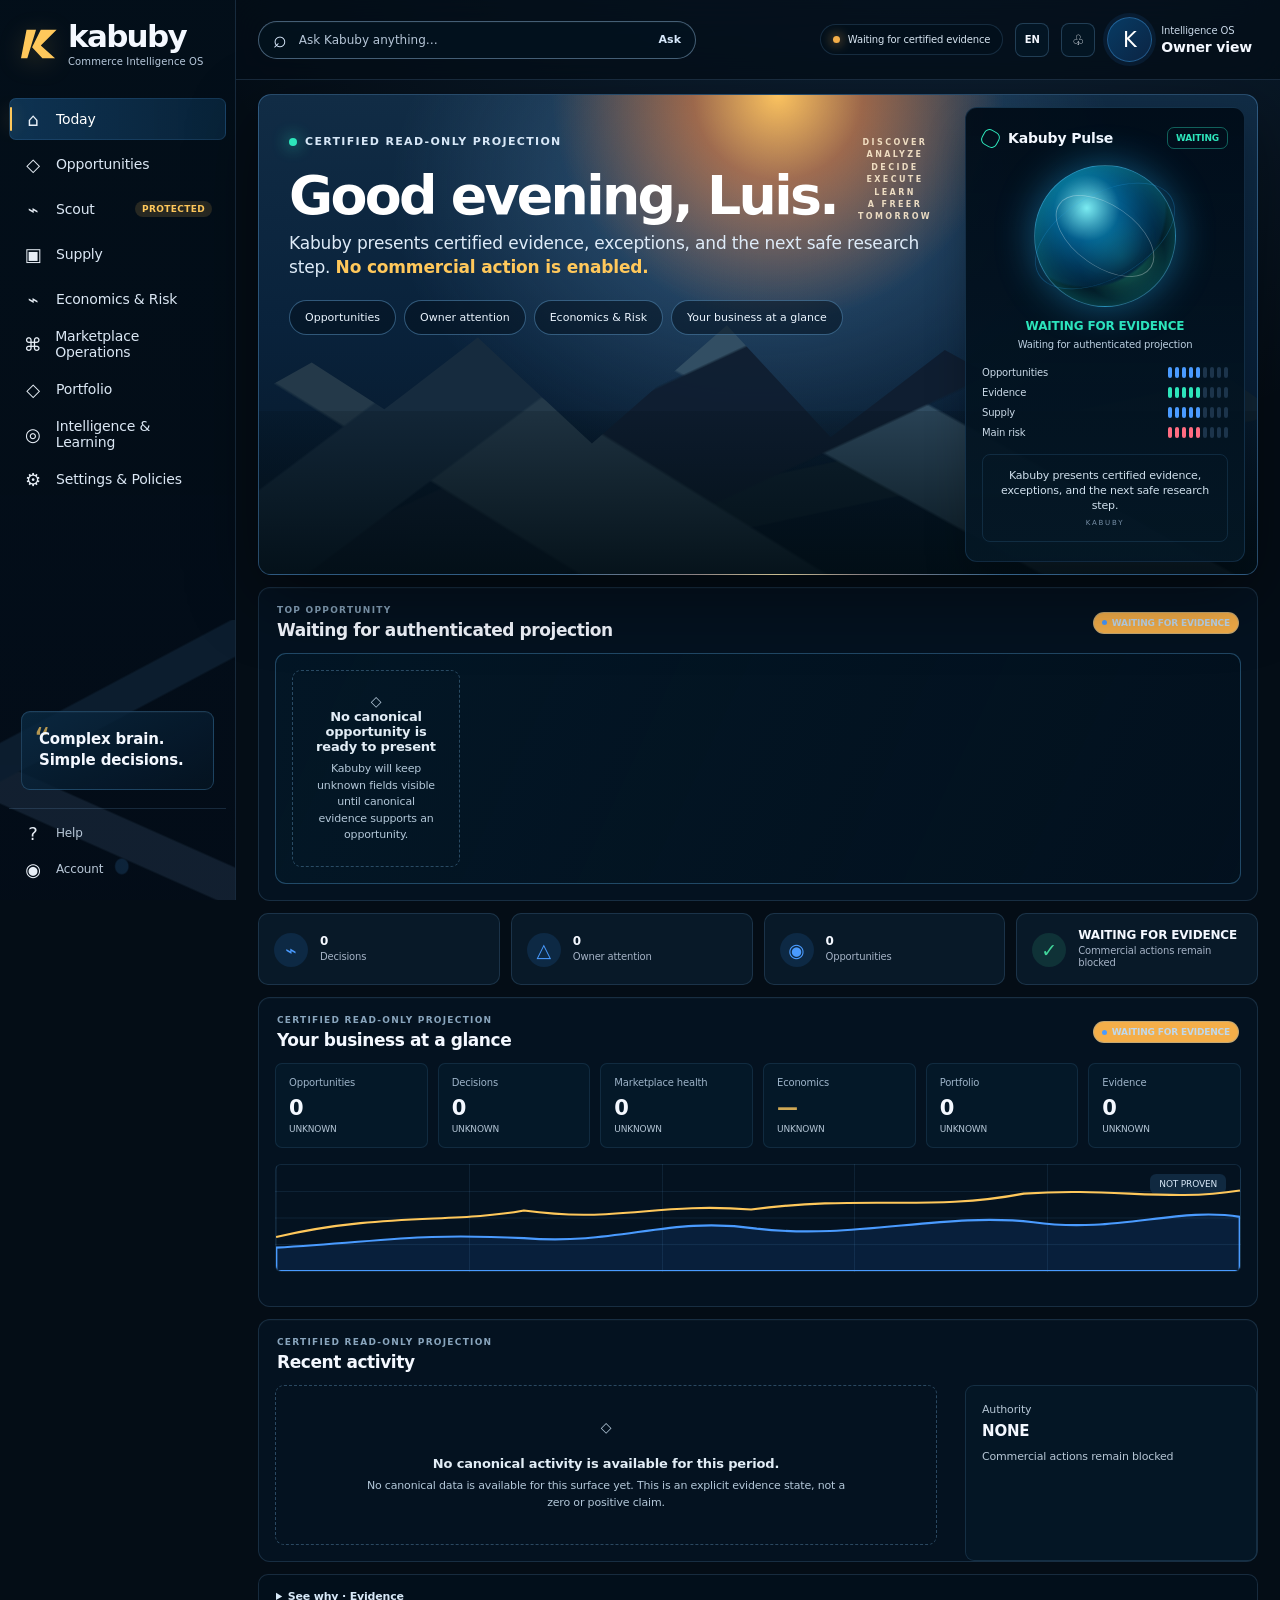
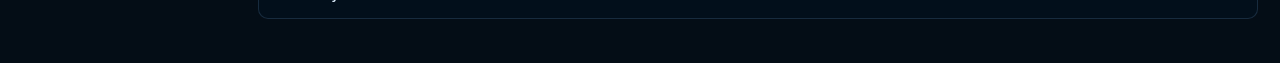
<file: today/index.html>
<!doctype html>
<html lang="en">
<head>
  <meta charset="utf-8">
  <meta name="viewport" content="width=device-width,initial-scale=1">
  <meta name="color-scheme" content="dark">
  <meta name="theme-color" content="#06101b">
  <meta name="description" content="Kabuby Intelligence OS — certified read-only business intelligence.">
  <title>Kabuby Intelligence OS</title>
  <link rel="icon" type="image/svg+xml" href="./favicon.svg">
  <link rel="stylesheet" href="./styles.css">
</head>
<body>
  <div class="app-shell" data-daypart="morning">
    <aside class="sidebar" aria-label="Primary navigation">
      <a class="brand" href="#today" aria-label="Kabuby Intelligence OS, Today">
        <svg class="brand-mark" viewBox="0 0 48 48" aria-hidden="true"><path d="M7 6h12L8 42H0L7 6Zm18 0h20L25 26l18 16H27L14 28 25 6Z"/></svg>
        <span class="brand-word"><b>kabuby</b><small>Commerce Intelligence OS</small></span>
      </a>
      <nav id="primary-navigation"></nav>
      <div class="sidebar-quote" aria-label="Product principle"><span>“</span><p>Complex brain.<br>Simple decisions.</p></div>
      <div class="sidebar-footer">
        <a href="#help" data-page="help"><span aria-hidden="true">?</span><span data-i18n="nav.help">Help</span></a>
        <a href="#account" data-page="account"><span aria-hidden="true">◉</span><span data-i18n="nav.account">Account</span></a>
      </div>
    </aside>

    <main id="main-content" tabindex="-1">
      <header class="topbar">
        <form class="ask-kabuby" id="ask-kabuby" role="search">
          <label class="sr-only" for="ask-input" data-i18n="ask.label">Ask Kabuby</label>
          <span aria-hidden="true">⌕</span>
          <input id="ask-input" autocomplete="off" data-i18n-placeholder="ask.placeholder" placeholder="Ask Kabuby anything…">
          <button type="submit" data-i18n="ask.button">Ask</button>
        </form>
        <div class="topbar-actions">
          <span id="system-status" class="system-status" aria-live="polite"><i></i><span data-i18n="status.loading">Loading certified intelligence</span></span>
          <button id="locale-button" class="locale-button" type="button" aria-label="Change language">EN</button>
          <button id="notification-button" class="icon-button" type="button" aria-label="Notifications">♧</button>
          <div class="owner-profile"><span class="owner-avatar">K</span><span><small data-i18n="owner.greeting">Intelligence OS</small><b data-i18n="owner.name">Owner view</b></span></div>
        </div>
      </header>
      <div id="app" aria-live="polite" aria-busy="true"></div>
    </main>
  </div>
  <div id="notice" class="notice" role="status" aria-live="polite"></div>
  <script type="module" src="./app.js"></script>
</body>
</html>
</file>
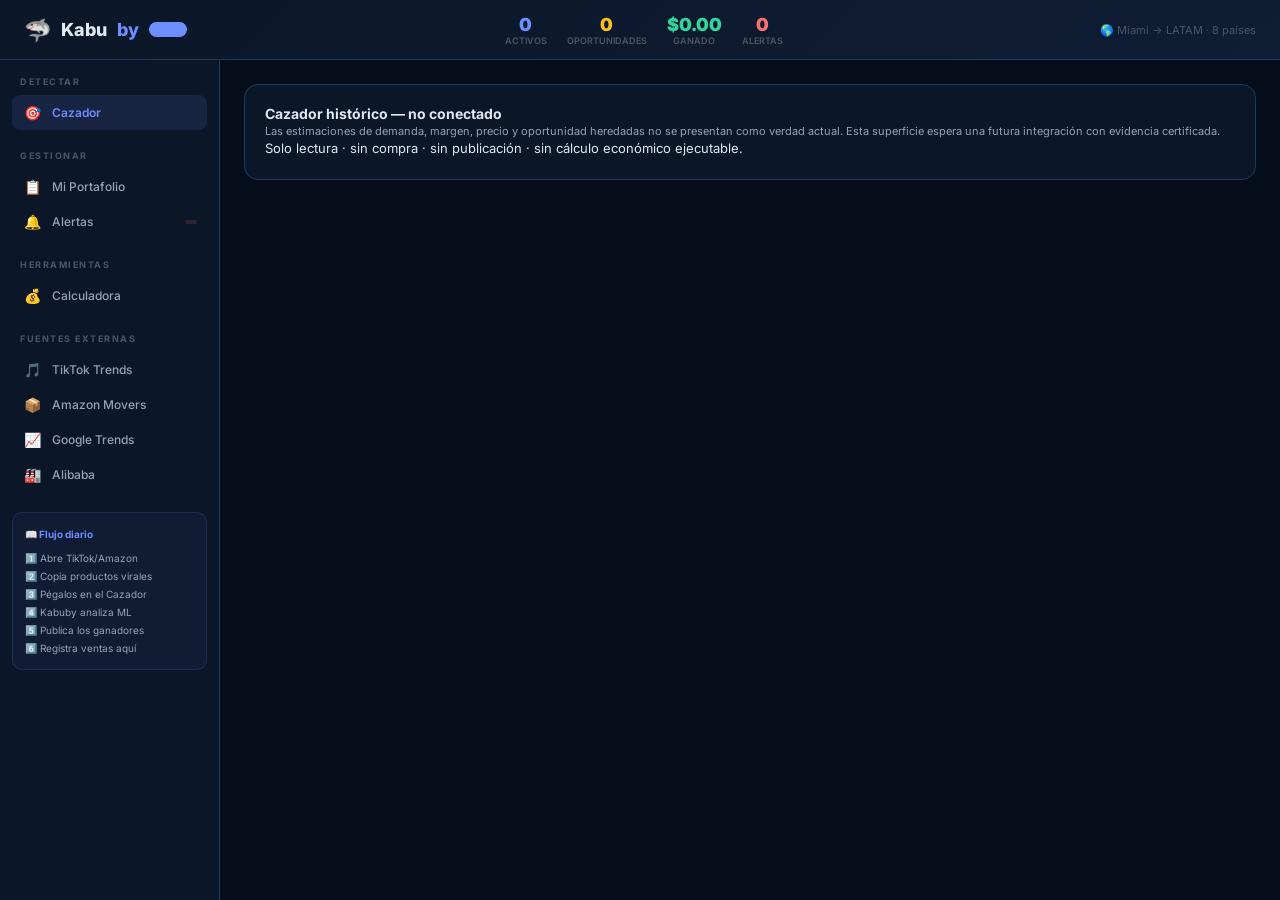
<file: kabuby/arbitrage/index.html>
<!DOCTYPE html>
<html lang="es">
<head>
<meta charset="UTF-8">
<meta name="viewport" content="width=device-width, initial-scale=1.0">
<title>Kabuby v2.0 — Sistema de Arbitraje Miami → LATAM</title>
<link href="https://fonts.googleapis.com/css2?family=Inter:wght@300;400;500;600;700;800;900&display=swap" rel="stylesheet">
<link rel="stylesheet" href="style.css">
</head>
<body>

<!-- ── HEADER ── -->
<header class="header">
  <div class="header-logo">
    <span style="font-size:22px">🦈</span>
    Kabu<span>by</span>
    <span class="header-badge">v2.0</span>
  </div>

  <!-- Stats rápidos -->
  <div style="display:flex;gap:20px;align-items:center">
    <div style="text-align:center">
      <div style="font-size:18px;font-weight:900;color:var(--accent)" id="stat-activos">0</div>
      <div style="font-size:9px;color:var(--muted);font-weight:600">ACTIVOS</div>
    </div>
    <div style="text-align:center">
      <div style="font-size:18px;font-weight:900;color:var(--yellow)" id="stat-oportunidades">0</div>
      <div style="font-size:9px;color:var(--muted);font-weight:600">OPORTUNIDADES</div>
    </div>
    <div style="text-align:center">
      <div style="font-size:18px;font-weight:900;color:var(--green)" id="stat-ganancias">$0.00</div>
      <div style="font-size:9px;color:var(--muted);font-weight:600">GANADO</div>
    </div>
    <div style="text-align:center">
      <div style="font-size:18px;font-weight:900;color:var(--red)" id="stat-alertas">0</div>
      <div style="font-size:9px;color:var(--muted);font-weight:600">ALERTAS</div>
    </div>
  </div>

  <div style="font-size:11px;color:var(--muted)">
    🌎 Miami → LATAM · 8 países
  </div>
</header>

<!-- ── MAIN LAYOUT ── -->
<div class="main">

  <!-- ── SIDEBAR ── -->
  <aside class="sidebar">

    <div class="sidebar-section">
      <div class="sidebar-label">Detectar</div>
      <div class="sidebar-item active" data-vista="cazador" onclick="navegar('cazador')">
        <span class="icon">🎯</span> Cazador
      </div>
    </div>

    <div class="sidebar-section">
      <div class="sidebar-label">Gestionar</div>
      <div class="sidebar-item" data-vista="portafolio" onclick="navegar('portafolio')">
        <span class="icon">📋</span> Mi Portafolio
      </div>
      <div class="sidebar-item" data-vista="alertas" onclick="navegar('alertas')">
        <span class="icon">🔔</span> Alertas
        <span class="sidebar-badge badge-red" id="badge-alertas"></span>
      </div>
    </div>

    <div class="sidebar-section">
      <div class="sidebar-label">Herramientas</div>
      <div class="sidebar-item" data-vista="calculadora" onclick="navegar('calculadora')">
        <span class="icon">💰</span> Calculadora
      </div>
    </div>

    <div class="sidebar-section">
      <div class="sidebar-label">Fuentes externas</div>
      <a href="https://ads.tiktok.com/business/creativecenter/inspiration/topproducts/pc/en"
         target="_blank" class="sidebar-item" style="text-decoration:none">
        <span class="icon">🎵</span> TikTok Trends
      </a>
      <a href="https://www.amazon.com/gp/movers-and-shakers/"
         target="_blank" class="sidebar-item" style="text-decoration:none">
        <span class="icon">📦</span> Amazon Movers
      </a>
      <a href="https://trends.google.com/trends/"
         target="_blank" class="sidebar-item" style="text-decoration:none">
        <span class="icon">📈</span> Google Trends
      </a>
      <a href="https://www.alibaba.com/trade/search"
         target="_blank" class="sidebar-item" style="text-decoration:none">
        <span class="icon">🏭</span> Alibaba
      </a>
    </div>

    <!-- Guía rápida -->
    <div style="margin-top:auto;padding:12px;background:rgba(108,142,255,.06);border:1px solid rgba(108,142,255,.15);border-radius:10px;font-size:10px;color:var(--text2);line-height:1.8">
      <div style="font-weight:700;color:var(--accent);margin-bottom:6px">📖 Flujo diario</div>
      <div>1️⃣ Abre TikTok/Amazon</div>
      <div>2️⃣ Copia productos virales</div>
      <div>3️⃣ Pégalos en el Cazador</div>
      <div>4️⃣ Kabuby analiza ML</div>
      <div>5️⃣ Publica los ganadores</div>
      <div>6️⃣ Registra ventas aquí</div>
    </div>

  </aside>

  <!-- ── CONTENT ── -->
  <main class="content" id="main-content">
    <div class="loading">
      <div class="spinner"></div>
      Cargando sistema...
    </div>
  </main>

</div>

<script src="data.js"></script>
<script src="app.js"></script>
</body>
</html>
</file>
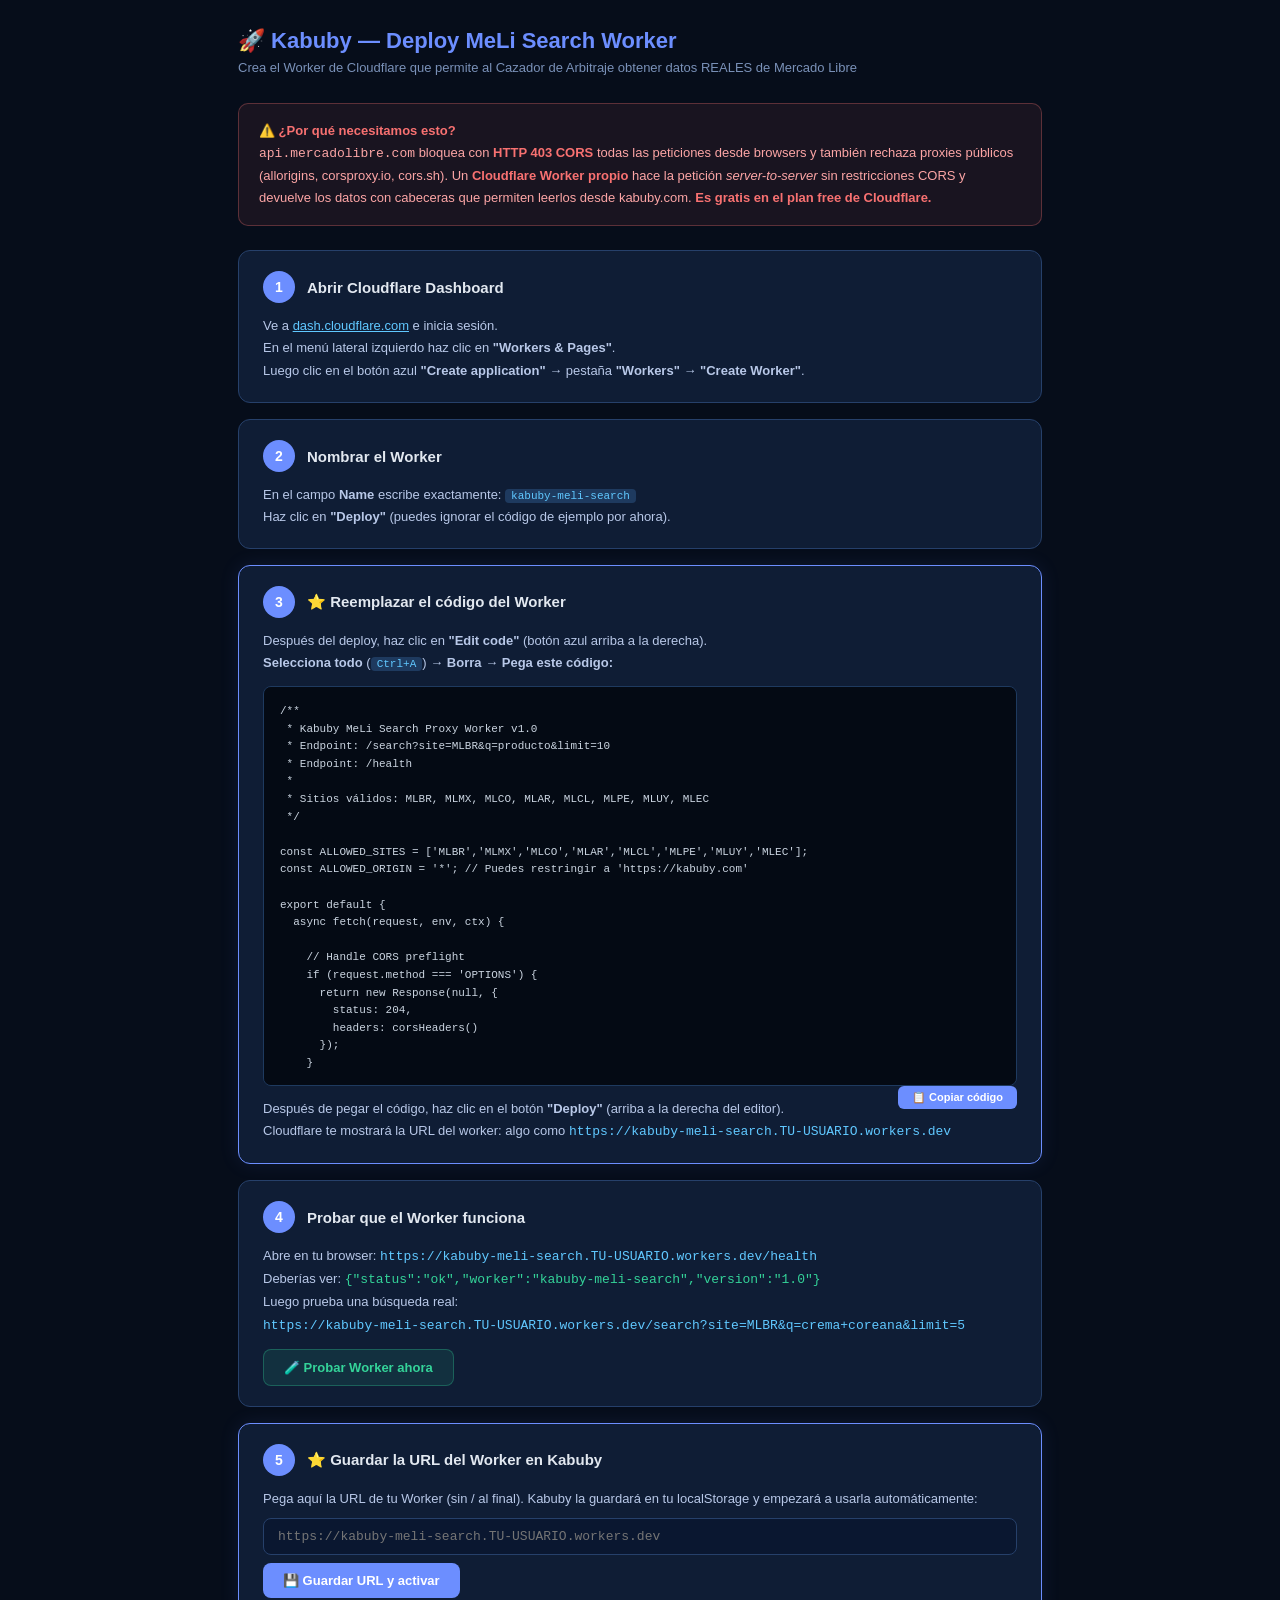
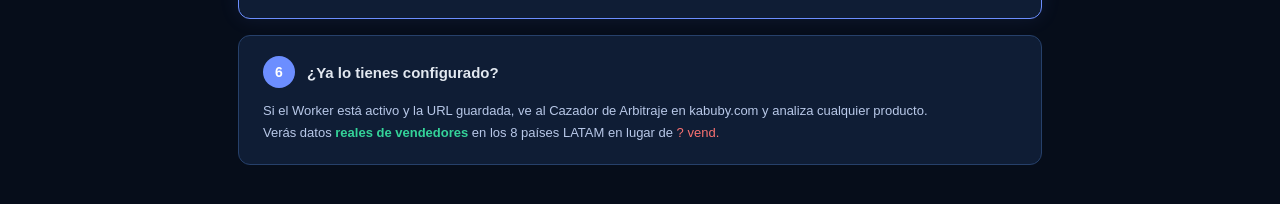
<file: kabuby/DEPLOY-MELI-SEARCH-WORKER.html>
<!DOCTYPE html>
<html lang="es">
<head>
<meta charset="UTF-8">
<title>🚀 Deploy Kabuby MeLi Search Worker</title>
<style>
*{margin:0;padding:0;box-sizing:border-box}
body{font-family:'Segoe UI',sans-serif;background:#060d1a;color:#e2e8f0;padding:28px;max-width:860px;margin:0 auto;font-size:14px}
h1{color:#6c8eff;font-size:22px;font-weight:800;margin-bottom:6px}
.subtitle{color:#7a91b8;font-size:13px;margin-bottom:28px}
.alert{background:rgba(248,113,113,0.08);border:1px solid rgba(248,113,113,0.3);border-radius:10px;padding:16px 20px;margin-bottom:24px;font-size:13px;line-height:1.7;color:#fca5a5}
.alert strong{color:#f87171}
.step-card{background:#0f1d35;border:1px solid #26406a;border-radius:12px;padding:20px 24px;margin-bottom:16px;position:relative}
.step-card.highlight{border-color:#6c8eff;box-shadow:0 0 20px rgba(108,142,255,0.1)}
.step-num{display:inline-flex;align-items:center;justify-content:center;width:32px;height:32px;border-radius:50%;background:#6c8eff;color:#fff;font-weight:800;font-size:14px;margin-right:12px;flex-shrink:0;vertical-align:middle}
.step-card h3{font-size:15px;font-weight:700;color:#e2e8f0;display:inline;vertical-align:middle}
.step-card p{color:#b8c8e8;font-size:13px;line-height:1.7;margin-top:12px}
.step-card a{color:#60c8ff}
.code-block{background:#040a14;border:1px solid #1e3a5f;border-radius:8px;padding:16px;font-family:'Courier New',monospace;font-size:11px;line-height:1.6;color:#cbd5e1;white-space:pre;overflow-x:auto;margin-top:12px;position:relative;max-height:400px;overflow-y:auto}
.copy-btn{position:sticky;top:6px;float:right;background:#6c8eff;color:#fff;border:none;border-radius:6px;padding:5px 14px;font-size:11px;font-weight:600;cursor:pointer;z-index:10}
.copy-btn:hover{background:#8aa8ff}
.tag{display:inline-block;padding:2px 8px;border-radius:4px;font-size:11px;font-weight:700;margin:2px}
.tag.green{background:#0a2010;color:#34d399;border:1px solid rgba(52,211,153,0.3)}
.tag.blue{background:#0a1530;color:#6c8eff;border:1px solid rgba(108,142,255,0.3)}
.tag.yellow{background:#1a1500;color:#fcd34d;border:1px solid rgba(252,211,77,0.3)}
kbd{background:#1e3a5f;color:#60c8ff;padding:1px 6px;border-radius:4px;font-size:11px;font-family:monospace}
.test-btn{background:rgba(52,211,153,0.1);color:#34d399;border:1px solid rgba(52,211,153,0.3);border-radius:8px;padding:10px 20px;font-size:13px;font-weight:600;cursor:pointer;margin-top:12px}
.test-btn:hover{background:rgba(52,211,153,0.2)}
#test-out{margin-top:12px;background:#040a14;border:1px solid #1e3a5f;border-radius:8px;padding:14px;font-family:monospace;font-size:12px;line-height:1.7;display:none;max-height:200px;overflow-y:auto}
.ok{color:#34d399}.err{color:#f87171}.wrn{color:#fbbf24}.inf{color:#93c5fd}
.url-input{width:100%;background:#0a1730;border:1px solid #26406a;border-radius:8px;padding:10px 14px;color:#e2e8f0;font-size:13px;font-family:monospace;margin-top:8px;outline:none}
.url-input:focus{border-color:#6c8eff}
.save-btn{background:#6c8eff;color:#fff;border:none;border-radius:8px;padding:10px 20px;font-size:13px;font-weight:600;cursor:pointer;margin-top:8px}
.save-btn:hover{background:#8aa8ff}
#save-status{display:none;margin-top:8px;font-size:12px;padding:8px 14px;border-radius:6px}
</style>
</head>
<body>

<h1>🚀 Kabuby — Deploy MeLi Search Worker</h1>
<p class="subtitle">Crea el Worker de Cloudflare que permite al Cazador de Arbitraje obtener datos REALES de Mercado Libre</p>

<div class="alert">
  <strong>⚠️ ¿Por qué necesitamos esto?</strong><br>
  <code>api.mercadolibre.com</code> bloquea con <strong>HTTP 403 CORS</strong> todas las peticiones desde browsers y 
  también rechaza proxies públicos (allorigins, corsproxy.io, cors.sh). 
  Un <strong>Cloudflare Worker propio</strong> hace la petición <em>server-to-server</em> sin restricciones CORS 
  y devuelve los datos con cabeceras que permiten leerlos desde kabuby.com. <strong>Es gratis en el plan free de Cloudflare.</strong>
</div>

<!-- PASO 1 -->
<div class="step-card">
  <span class="step-num">1</span><h3>Abrir Cloudflare Dashboard</h3>
  <p>
    Ve a <a href="https://dash.cloudflare.com/" target="_blank">dash.cloudflare.com</a> e inicia sesión.<br>
    En el menú lateral izquierdo haz clic en <strong>"Workers &amp; Pages"</strong>.<br>
    Luego clic en el botón azul <strong>"Create application"</strong> → pestaña <strong>"Workers"</strong> → <strong>"Create Worker"</strong>.
  </p>
</div>

<!-- PASO 2 -->
<div class="step-card">
  <span class="step-num">2</span><h3>Nombrar el Worker</h3>
  <p>
    En el campo <strong>Name</strong> escribe exactamente: <kbd>kabuby-meli-search</kbd><br>
    Haz clic en <strong>"Deploy"</strong> (puedes ignorar el código de ejemplo por ahora).
  </p>
</div>

<!-- PASO 3 -->
<div class="step-card highlight">
  <span class="step-num">3</span><h3>⭐ Reemplazar el código del Worker</h3>
  <p>
    Después del deploy, haz clic en <strong>"Edit code"</strong> (botón azul arriba a la derecha).<br>
    <strong>Selecciona todo</strong> (<kbd>Ctrl+A</kbd>) → <strong>Borra</strong> → <strong>Pega este código:</strong>
  </p>
  <div class="code-block" id="worker-code">/**
 * Kabuby MeLi Search Proxy Worker v1.0
 * Endpoint: /search?site=MLBR&q=producto&limit=10
 * Endpoint: /health
 *
 * Sitios válidos: MLBR, MLMX, MLCO, MLAR, MLCL, MLPE, MLUY, MLEC
 */

const ALLOWED_SITES = ['MLBR','MLMX','MLCO','MLAR','MLCL','MLPE','MLUY','MLEC'];
const ALLOWED_ORIGIN = '*'; // Puedes restringir a 'https://kabuby.com'

export default {
  async fetch(request, env, ctx) {

    // Handle CORS preflight
    if (request.method === 'OPTIONS') {
      return new Response(null, {
        status: 204,
        headers: corsHeaders()
      });
    }

    const url = new URL(request.url);

    // Health check
    if (url.pathname === '/health' || url.pathname === '/') {
      return jsonResp({ status: 'ok', worker: 'kabuby-meli-search', version: '1.0' });
    }

    // Search endpoint
    if (url.pathname !== '/search') {
      return jsonResp({ error: 'Usa /search?site=MLBR&q=producto&limit=10' }, 400);
    }

    const site  = (url.searchParams.get('site') || '').toUpperCase();
    const q     = url.searchParams.get('q') || '';
    const limit = Math.min(parseInt(url.searchParams.get('limit') || '10'), 50);

    if (!ALLOWED_SITES.includes(site)) {
      return jsonResp({ error: 'site inválido. Usa: ' + ALLOWED_SITES.join(', ') }, 400);
    }
    if (!q.trim()) {
      return jsonResp({ error: 'El parámetro q (búsqueda) es requerido' }, 400);
    }

    const meliUrl = `https://api.mercadolibre.com/sites/${site}/search?q=${encodeURIComponent(q)}&limit=${limit}`;

    try {
      const resp = await fetch(meliUrl, {
        headers: {
          'User-Agent': 'Mozilla/5.0 (compatible; KabubySearch/1.0; +https://kabuby.com)',
          'Accept': 'application/json',
          'Accept-Language': 'es-419',
        },
        cf: { cacheTtl: 180, cacheEverything: true }
      });

      const body = await resp.text();

      return new Response(body, {
        status: resp.status,
        headers: {
          ...corsHeaders(),
          'Content-Type': 'application/json',
          'Cache-Control': 'public, max-age=180',
          'X-Proxy': 'kabuby-meli-search',
          'X-Site': site,
        }
      });

    } catch (e) {
      return jsonResp({ error: 'Fetch a MeLi falló: ' + e.message }, 502);
    }
  }
};

function corsHeaders() {
  return {
    'Access-Control-Allow-Origin': ALLOWED_ORIGIN,
    'Access-Control-Allow-Methods': 'GET, OPTIONS',
    'Access-Control-Allow-Headers': 'Content-Type',
    'Access-Control-Max-Age': '86400',
  };
}

function jsonResp(data, status = 200) {
  return new Response(JSON.stringify(data), {
    status,
    headers: { ...corsHeaders(), 'Content-Type': 'application/json' }
  });
}
</div>
  <button class="copy-btn" onclick="copyCode()">📋 Copiar código</button>
  <p style="margin-top:12px">
    Después de pegar el código, haz clic en el botón <strong>"Deploy"</strong> (arriba a la derecha del editor).<br>
    Cloudflare te mostrará la URL del worker: algo como <code style="color:#60c8ff">https://kabuby-meli-search.TU-USUARIO.workers.dev</code>
  </p>
</div>

<!-- PASO 4 -->
<div class="step-card">
  <span class="step-num">4</span><h3>Probar que el Worker funciona</h3>
  <p>
    Abre en tu browser: <code style="color:#60c8ff">https://kabuby-meli-search.TU-USUARIO.workers.dev/health</code><br>
    Deberías ver: <code style="color:#34d399">{"status":"ok","worker":"kabuby-meli-search","version":"1.0"}</code><br>
    Luego prueba una búsqueda real:<br>
    <code style="color:#60c8ff">https://kabuby-meli-search.TU-USUARIO.workers.dev/search?site=MLBR&q=crema+coreana&limit=5</code>
  </p>
  <button class="test-btn" onclick="testWorker()">🧪 Probar Worker ahora</button>
  <div id="test-out"></div>
</div>

<!-- PASO 5 -->
<div class="step-card highlight">
  <span class="step-num">5</span><h3>⭐ Guardar la URL del Worker en Kabuby</h3>
  <p>Pega aquí la URL de tu Worker (sin / al final). Kabuby la guardará en tu localStorage y empezará a usarla automáticamente:</p>
  <input type="text" class="url-input" id="worker-url-input" 
    placeholder="https://kabuby-meli-search.TU-USUARIO.workers.dev"
    value="">
  <br>
  <button class="save-btn" onclick="saveWorkerUrl()">💾 Guardar URL y activar</button>
  <div id="save-status"></div>
</div>

<!-- PASO 6 -->
<div class="step-card">
  <span class="step-num">6</span><h3>¿Ya lo tienes configurado?</h3>
  <p>
    Si el Worker está activo y la URL guardada, ve al Cazador de Arbitraje en kabuby.com y analiza cualquier producto.<br>
    Verás datos <strong style="color:#34d399">reales de vendedores</strong> en los 8 países LATAM en lugar de <span style="color:#f87171">? vend.</span>
  </p>
</div>

<script>
// ──────────────────────────────────────────────
// Copy code button
// ──────────────────────────────────────────────
function copyCode() {
  const el = document.getElementById('worker-code');
  const text = el.innerText.replace('📋 Copiar código','').trim();
  navigator.clipboard.writeText(text).then(() => {
    const btn = document.querySelector('.copy-btn');
    btn.textContent = '✅ Copiado!';
    setTimeout(() => { btn.textContent = '📋 Copiar código'; }, 2000);
  });
}

// ──────────────────────────────────────────────
// Test worker
// ──────────────────────────────────────────────
async function testWorker() {
  const out = document.getElementById('test-out');
  out.style.display = 'block';
  out.innerHTML = '<span class="inf">⏳ Probando Worker...</span>\n';

  const saved = localStorage.getItem('kabuby_meli_worker_url');
  const inputVal = document.getElementById('worker-url-input').value.trim();
  const workerUrl = inputVal || saved;

  if (!workerUrl) {
    out.innerHTML += '<span class="err">❌ No hay URL de Worker guardada. Pégala en el campo de arriba primero.</span>\n';
    return;
  }

  // Health check
  try {
    out.innerHTML += `<span class="inf">→ Probando /health: ${workerUrl}/health</span>\n`;
    const r = await fetch(`${workerUrl}/health`, { signal: AbortSignal.timeout(8000) });
    const d = await r.json();
    out.innerHTML += `<span class="ok">✅ Health OK: ${JSON.stringify(d)}</span>\n`;
  } catch(e) {
    out.innerHTML += `<span class="err">❌ Health falló: ${e.message}</span>\n`;
    return;
  }

  // Search test
  try {
    out.innerHTML += `<span class="inf">→ Probando búsqueda: crema coreana en MLBR...</span>\n`;
    const r = await fetch(`${workerUrl}/search?site=MLBR&q=crema+coreana&limit=5`, { signal: AbortSignal.timeout(10000) });
    const d = await r.json();
    if (d.paging) {
      out.innerHTML += `<span class="ok">✅ Búsqueda OK → ${d.paging.total} resultados totales en Brasil</span>\n`;
      if (d.results && d.results.length > 0) {
        out.innerHTML += `<span class="ok">   Primer resultado: ${d.results[0].title?.substring(0,60)}...</span>\n`;
        out.innerHTML += `<span class="ok">   Precio: ${d.results[0].currency_id} ${d.results[0].price}</span>\n`;
      }
      out.innerHTML += `<span class="ok">🎉 Worker funcionando correctamente — ¡guarda la URL y actívalo!</span>\n`;
    } else {
      out.innerHTML += `<span class="wrn">⚠️ Respuesta inesperada: ${JSON.stringify(d).substring(0,100)}</span>\n`;
    }
  } catch(e) {
    out.innerHTML += `<span class="err">❌ Búsqueda falló: ${e.message}</span>\n`;
  }
}

// ──────────────────────────────────────────────
// Save worker URL
// ──────────────────────────────────────────────
function saveWorkerUrl() {
  const input = document.getElementById('worker-url-input');
  const url = input.value.trim().replace(/\/+$/, ''); // quitar trailing slash
  const status = document.getElementById('save-status');

  if (!url || !url.startsWith('https://')) {
    status.style.display = 'block';
    status.style.background = 'rgba(248,113,113,0.1)';
    status.style.border = '1px solid rgba(248,113,113,0.3)';
    status.style.color = '#f87171';
    status.textContent = '❌ URL inválida. Debe empezar con https://';
    return;
  }

  localStorage.setItem('kabuby_meli_worker_url', url);

  status.style.display = 'block';
  status.style.background = 'rgba(52,211,153,0.1)';
  status.style.border = '1px solid rgba(52,211,153,0.3)';
  status.style.color = '#34d399';
  status.textContent = '✅ URL guardada en localStorage. El Cazador de Arbitraje la usará automáticamente en kabuby.com.';

  // Verificar que se puede leer de vuelta
  const verify = localStorage.getItem('kabuby_meli_worker_url');
  if (verify === url) {
    status.textContent += ' Verificado ✓';
  }
}

// Pre-cargar URL guardada
window.onload = function() {
  const saved = localStorage.getItem('kabuby_meli_worker_url');
  if (saved) {
    document.getElementById('worker-url-input').value = saved;
    document.getElementById('save-status').style.display = 'block';
    document.getElementById('save-status').style.background = 'rgba(108,142,255,0.1)';
    document.getElementById('save-status').style.border = '1px solid rgba(108,142,255,0.3)';
    document.getElementById('save-status').style.color = '#6c8eff';
    document.getElementById('save-status').textContent = `ℹ️ URL ya guardada: ${saved}`;
  }
};
</script>
</body>
</html>
</file>
<file: today/styles.css>
:root {
  --ink: #f4f8ff;
  --muted: #a4b2c5;
  --muted-2: #718098;
  --canvas: #040d16;
  --canvas-2: #071624;
  --panel: rgba(5, 20, 34, .86);
  --panel-strong: #061725;
  --panel-soft: rgba(10, 31, 48, .72);
  --line: rgba(115, 174, 220, .18);
  --line-strong: rgba(114, 190, 255, .38);
  --gold: #ffc85b;
  --gold-deep: #d38e2b;
  --blue: #4a9bff;
  --teal: #2de5bb;
  --green: #41d59a;
  --coral: #ff6c81;
  --amber: #f4ae49;
  --shadow: 0 22px 70px rgba(0,0,0,.42);
  --radius: 14px;
  --side: 236px;
  color-scheme: dark;
}
* { box-sizing: border-box; }
html { min-width: 320px; background: var(--canvas); }
body { margin: 0; min-height: 100vh; background: var(--canvas); color: var(--ink); font-family: Inter, ui-sans-serif, system-ui, -apple-system, BlinkMacSystemFont, "Segoe UI", sans-serif; font-size: 14px; letter-spacing: -.012em; }
button, input { font: inherit; }
button { color: inherit; }
a { color: inherit; }
.sr-only { position: absolute; width: 1px; height: 1px; padding: 0; margin: -1px; overflow: hidden; clip: rect(0,0,0,0); white-space: nowrap; border: 0; }
.app-shell { min-height: 100vh; display: grid; grid-template-columns: var(--side) minmax(0,1fr); background: radial-gradient(circle at 72% -20%, rgba(65, 144, 221, .23), transparent 37%), var(--canvas); }
.sidebar { position: sticky; top: 0; display: flex; flex-direction: column; gap: 18px; height: 100vh; overflow: hidden; padding: 18px 9px 14px; background: linear-gradient(180deg, rgba(3,15,26,.98), rgba(3,13,24,.94)); border-right: 1px solid var(--line); }
.sidebar::after { content:""; position:absolute; inset:auto -60px 0 -90px; height: 280px; opacity:.28; pointer-events:none; background: radial-gradient(ellipse at 55% 88%, #286091 0 2%, transparent 2.5%), linear-gradient(152deg, transparent 35%, #264969 35.5% 43%, transparent 43.5%), linear-gradient(24deg, transparent 30%, #39536d 30.5% 39%, transparent 39.5%); }
.brand { position: relative; z-index: 1; display:flex; align-items:center; gap:9px; padding: 3px 12px 13px; text-decoration: none; }
.brand-mark { flex: 0 0 38px; width:38px; height:38px; fill: var(--gold); filter: drop-shadow(0 5px 12px rgba(255,200,91,.18)); }
.brand-word { display:grid; line-height:1; gap:5px; }
.brand-word b { font-size: 31px; letter-spacing:-.055em; font-weight: 780; }
.brand-word small { color: #b8c9dc; font-size: 10px; letter-spacing: .01em; }
.sidebar nav { position:relative; z-index:1; display:grid; gap:3px; }
.sidebar nav a, .sidebar-footer a { display:flex; align-items:center; gap:13px; min-height:42px; padding: 0 13px; color:#dbe7f4; border:1px solid transparent; border-radius:7px; text-decoration:none; font-size:14px; transition: background .18s ease, color .18s ease, border-color .18s ease; }
.sidebar nav a > span:first-child, .sidebar-footer a > span:first-child { width:20px; color:#e8eff7; text-align:center; font-size:18px; }
.sidebar nav a:hover, .sidebar nav a:focus-visible, .sidebar nav a.active { outline:0; color:#fff; background:linear-gradient(90deg, rgba(27,91,145,.48), rgba(11,43,69,.72)); border-color:rgba(89,163,230,.16); }
.sidebar nav a.active::before { content:""; width:2px; height:24px; margin-left:-13px; margin-right:11px; border-radius:3px; background:var(--gold); box-shadow:0 0 16px rgba(255,200,91,.45); }
.sidebar nav a.active > span:first-child { margin-left:-13px; }
.sidebar nav .nav-lock { margin-left:auto; border-radius:999px; padding:3px 7px; background:rgba(255,200,91,.14); color:var(--gold); font-size:9px; font-weight:800; letter-spacing:.04em; }
.sidebar-quote { position:relative; z-index:1; margin:auto 12px 0; padding:17px; border:1px solid rgba(90,164,219,.28); border-radius:9px; background:linear-gradient(150deg, rgba(9,40,65,.84), rgba(6,21,36,.75)); box-shadow:inset 0 1px rgba(255,255,255,.03); }
.sidebar-quote span { position:absolute; top:8px; left:12px; color:var(--gold); font-size:32px; opacity:.7; }
.sidebar-quote p { position:relative; margin:0; font-size:15px; line-height:1.45; font-weight:650; }
.sidebar-footer { position:relative; z-index:1; display:grid; gap:2px; padding: 7px 0 0; border-top:1px solid var(--line); }
.sidebar-footer a { color:#b8c7d7; min-height:34px; font-size:12px; }
main { min-width:0; }
.topbar { position:sticky; z-index:20; top:0; height:80px; display:flex; align-items:center; justify-content:space-between; gap:20px; padding: 0 28px 0 22px; border-bottom:1px solid var(--line); background:rgba(4,13,22,.73); backdrop-filter: blur(18px); }
.ask-kabuby { width:min(438px,43vw); display:flex; align-items:center; height:38px; overflow:hidden; border:1px solid rgba(154,193,231,.44); border-radius:99px; background:rgba(4,19,32,.74); box-shadow: inset 0 1px rgba(255,255,255,.03); }
.ask-kabuby span { padding-left:14px; color:#dcecff; font-size:23px; line-height:1; }
.ask-kabuby input { width:100%; min-width:0; border:0; outline:0; padding:0 12px; color:#fff; background:transparent; font-size:12px; }
.ask-kabuby input::placeholder { color:#c0d0e2; opacity:.95; }
.ask-kabuby button { align-self:stretch; border:0; padding:0 14px; color:#d7e8fb; background:transparent; cursor:pointer; font-size:11px; font-weight:800; }
.ask-kabuby button:hover, .ask-kabuby button:focus-visible { color:var(--gold); outline:0; }
.topbar-actions { display:flex; align-items:center; justify-content:flex-end; gap:12px; }
.system-status { display:flex; align-items:center; gap:8px; max-width:220px; padding:9px 12px; border-radius:99px; background:rgba(3,16,28,.72); border:1px solid rgba(100,159,207,.2); color:#d7e5f1; font-size:10px; white-space:nowrap; overflow:hidden; text-overflow:ellipsis; }
.system-status i { width:7px; height:7px; border-radius:50%; background:var(--teal); box-shadow:0 0 12px var(--teal); }
.system-status[data-state="waiting"] i { background:var(--amber); box-shadow:0 0 12px var(--amber); }
.system-status[data-state="blocked"] i { background:var(--coral); box-shadow:0 0 12px var(--coral); }
.locale-button,.icon-button { display:grid; place-items:center; width:34px; height:34px; padding:0; border:1px solid rgba(126,184,232,.25); border-radius:8px; background:rgba(5,24,40,.76); cursor:pointer; }
.locale-button:hover,.icon-button:hover,.locale-button:focus-visible,.icon-button:focus-visible { outline:0; border-color:var(--blue); color:var(--gold); }
.locale-button { font-size:10px; font-weight:800; }
.owner-profile { display:flex; align-items:center; gap:9px; min-width:100px; }
.owner-avatar { display:grid; place-items:center; width:45px; height:45px; border-radius:50%; background:linear-gradient(135deg,#073b64,#0b2443); border:1px solid rgba(79,176,252,.35); color:#fff; font-size:21px; box-shadow:0 0 0 4px rgba(32,112,190,.13); }
.owner-profile span:last-child { display:grid; gap:3px; } .owner-profile small{color:#c9d8e8;font-size:10px}.owner-profile b{font-size:14px}
#app { max-width: 1540px; margin:0 auto; padding: 14px 22px 44px; }
.visual-hero { position:relative; display:grid; grid-template-columns:minmax(0,1fr) 292px; min-height:395px; overflow:hidden; border:1px solid rgba(103,177,236,.34); border-radius:13px; background: radial-gradient(circle at 52% 0%, rgba(255,197,95,.98), rgba(246,126,51,.56) 12%, transparent 32%), radial-gradient(ellipse at 50% 20%, rgba(111,168,219,.4), transparent 52%), linear-gradient(180deg,#112c45 0%,#09223b 49%,#061525 100%); box-shadow:var(--shadow); }
.visual-hero::before { content:""; position:absolute; z-index:0; inset:35% -2% 0; opacity:.96; background: linear-gradient(143deg, transparent 0 22%, #172c3f 22.3% 33%, transparent 33.3%), linear-gradient(32deg, transparent 5% 22%, #263b4a 22.4% 38%, transparent 38.4%), linear-gradient(155deg, transparent 27% 40%, #101f31 40.4% 58%, transparent 58.4%), linear-gradient(29deg, transparent 35% 50%, #345064 50.4% 62%, transparent 62.4%), linear-gradient(168deg, transparent 48% 61%, #112432 61.4% 70%, transparent 70.4%); clip-path:polygon(0 45%, 7% 32%,14% 47%,23% 24%,34% 58%,47% 20%,57% 56%,68% 28%,79% 48%,89% 22%,100% 48%,100% 100%,0 100%); }
.visual-hero::after { content:""; position:absolute; z-index:0; inset:66% 0 0; background:linear-gradient(0deg,rgba(1,13,20,.86),rgba(1,13,20,.18)); }
.hero-content { position:relative; z-index:1; display:flex; flex-direction:column; justify-content:space-between; padding:29px 30px 23px; }
.hero-kicker { display:flex; gap:8px; align-items:center; color:#d7e7f7; font-size:11px; letter-spacing:.12em; text-transform:uppercase; font-weight:800; }
.hero-kicker i { width:8px; height:8px; border-radius:50%; background:var(--teal); box-shadow:0 0 16px var(--teal); }
.hero-title { max-width:680px; margin:21px 0 8px; color:#fff; font-size:clamp(35px,4.2vw,59px); line-height:1; letter-spacing:-.05em; }
.hero-title b { color:var(--gold); }.hero-subtitle { max-width:670px; margin:0; color:#deebf8; font-size:17px; line-height:1.45; }.hero-subtitle strong{color:var(--gold)}
.hero-actions { display:flex; flex-wrap:wrap; gap:8px; margin-top:20px; }.hero-actions button{ padding:10px 15px; border:1px solid rgba(112,184,239,.4); border-radius:99px; background:rgba(2,15,27,.5); color:#eaf4fe; cursor:pointer; font-size:11px; }.hero-actions button:hover,.hero-actions button:focus-visible{outline:0;border-color:var(--gold);color:var(--gold)}
.hero-wordmark { position:absolute; right:317px; top:42px; z-index:1; width:90px; color:rgba(255,238,208,.88); font-size:8px; line-height:1.55; letter-spacing:.3em; text-align:center; font-weight:800; }
.pulse-rail { position:relative; z-index:2; margin:12px 12px 12px 0; padding:19px 16px; border:1px solid rgba(80,157,219,.2); border-radius:12px; background:linear-gradient(180deg,rgba(1,13,25,.96),rgba(4,23,37,.93)); box-shadow:0 20px 40px rgba(0,0,0,.24); }
.pulse-head{display:flex;align-items:center;justify-content:space-between;gap:8px;font-weight:760}.pulse-head span:first-child{display:flex;align-items:center;gap:9px}.pulse-head i{width:17px;height:17px;border:1px solid var(--teal);border-radius:6px;transform:rotate(30deg)}.pulse-head b{padding:5px 8px;border:1px solid rgba(40,222,187,.4);border-radius:7px;color:var(--teal);font-size:9px}
.pulse-orb{position:relative;width:142px;height:142px;margin:16px auto 12px;border:1px solid rgba(83,214,255,.48);border-radius:50%;background:radial-gradient(circle at 37% 30%,rgba(130,249,255,.94),rgba(4,127,188,.7) 25%,rgba(2,33,61,.85) 59%,transparent 61%),radial-gradient(circle at 62% 65%,rgba(58,255,196,.45),transparent 35%);box-shadow:0 0 38px rgba(37,184,255,.42),inset 0 0 28px rgba(28,230,210,.36)}.pulse-orb::after{content:"";position:absolute;inset:14px;border:1px solid rgba(255,255,255,.32);border-radius:50%;transform:rotate(35deg) scaleY(.55)}.pulse-orb::before{content:"";position:absolute;inset:-7px;border:1px solid rgba(42,170,255,.25);border-radius:50%;transform:rotate(-30deg) scaleY(.55)}
.pulse-status{text-align:center;color:var(--teal);font-weight:800;font-size:12px}.pulse-copy{margin:5px 0 14px;color:#bbcedf;text-align:center;font-size:10px;line-height:1.45}.pulse-metrics{display:grid;gap:9px}.pulse-metrics div{display:grid;grid-template-columns:1fr auto;gap:8px;color:#c9d8e6;font-size:10px}.bar-set{display:flex;gap:3px}.bar-set i{width:4px;height:11px;border-radius:2px;background:#1c344b}.bar-set i.active{background:var(--blue)}.bar-set i.good{background:var(--teal)}.bar-set i.risk{background:var(--coral)}
.pulse-quote{margin-top:16px;padding:13px;border:1px solid rgba(71,143,197,.18);border-radius:8px;color:#cfdfec;font-size:11px;line-height:1.4;text-align:center}.pulse-quote small{display:block;margin-top:5px;color:#7890a8;font-size:7px;letter-spacing:.25em}
.attention-row{display:grid;grid-template-columns:repeat(4,minmax(0,1fr));gap:11px;margin-top:12px}.attention-tile{min-height:72px;display:flex;align-items:center;gap:12px;padding:12px 15px;border:1px solid var(--line);border-radius:10px;background:var(--panel-soft)}.attention-tile .tile-icon{display:grid;place-items:center;width:34px;height:34px;flex:0 0 34px;border-radius:50%;background:rgba(52,145,255,.13);color:var(--blue);font-size:19px}.attention-tile[data-tone="risk"] .tile-icon{color:var(--coral);background:rgba(255,108,129,.14)}.attention-tile[data-tone="good"] .tile-icon{color:var(--green);background:rgba(64,213,154,.13)}.attention-tile strong,.attention-tile span{display:block}.attention-tile strong{font-size:12px}.attention-tile span{margin-top:3px;color:var(--muted);font-size:10px;line-height:1.25}
.section{margin-top:12px;border:1px solid var(--line);border-radius:12px;background:var(--panel);box-shadow:inset 0 1px rgba(255,255,255,.018)}.section-heading{display:flex;justify-content:space-between;align-items:center;gap:14px;padding:17px 18px 13px}.section-heading h2{margin:0;font-size:17px;letter-spacing:-.025em}.section-heading p{margin:0 0 5px;color:#89a5bd;font-size:9px;text-transform:uppercase;letter-spacing:.14em;font-weight:800}.section-heading a,.section-heading button{padding:7px 0;border:0;background:transparent;color:#87c7ff;cursor:pointer;font-size:10px;font-weight:800}.section-heading button:hover,.section-heading a:hover{color:var(--gold)}
.top-opportunity{display:grid;grid-template-columns:168px minmax(0,1fr) 218px;gap:19px;align-items:center;margin:0 16px 16px;padding:16px;border:1px solid rgba(86,164,218,.37);border-radius:11px;background:linear-gradient(115deg,rgba(3,23,38,.96),rgba(3,17,30,.78))}.opportunity-media{display:grid;place-items:center;min-height:140px;border-radius:10px;background:linear-gradient(140deg,#e5e1d6,#8fa9bc 47%,#10293e 48%,#0a1a2a);overflow:hidden}.opportunity-media span{display:grid;place-items:center;width:70px;height:94px;border:1px solid rgba(255,255,255,.65);border-radius:4px;background:linear-gradient(#fff,#e5dfd5);color:#142a37;font-family:Georgia,serif;font-size:24px;box-shadow:32px 9px 0 -15px #14191c,32px 9px 0 -14px #65707a}.opportunity-copy .eyebrow{margin:0;color:#a4c9eb;font-size:10px}.opportunity-copy h3{margin:8px 0 7px;color:#fff;font-size:19px;line-height:1.25}.opportunity-copy>p{margin:0;color:#c5d5e4;font-size:12px;line-height:1.45}.signal-list{display:flex;flex-wrap:wrap;gap:14px;margin-top:16px}.signal-list div{display:grid;grid-template-columns:auto 1fr;gap:7px;align-items:center;min-width:108px}.signal-list i{display:grid;place-items:center;width:27px;height:27px;border-radius:50%;background:rgba(41,213,181,.15);color:var(--teal);font-style:normal}.signal-list strong,.signal-list small{display:block}.signal-list strong{font-size:12px}.signal-list small{color:#aebfd0;font-size:9px}.opportunity-action{display:grid;gap:12px;padding:15px;border:1px solid rgba(86,164,218,.18);border-radius:8px;background:rgba(4,18,30,.7)}.opportunity-action small{color:#98b6cf;font-size:9px}.opportunity-action strong{color:var(--gold);font-size:16px}.confidence-ring{display:flex;align-items:center;gap:10px;color:#d9e9f7}.confidence-ring i{display:grid;place-items:center;width:47px;height:47px;border:5px solid var(--blue);border-radius:50%;font-size:11px;font-style:normal}.authority-badge{margin-top:1px;color:var(--teal);font-size:10px;font-weight:800}.authority-badge::before{content:"•";padding-right:5px}.opportunity-action button{border:0;border-radius:7px;padding:10px;background:var(--gold);color:#172132;font-size:11px;font-weight:850;cursor:pointer}.opportunity-action button:disabled{opacity:.68;cursor:not-allowed}.opportunity-action button:not(:disabled):hover{background:#ffda87}
.glance{padding-bottom:18px}.metric-grid{display:grid;grid-template-columns:repeat(6,minmax(0,1fr));gap:10px;padding:0 16px}.metric{min-height:82px;padding:13px;border:1px solid rgba(91,153,202,.15);border-radius:7px;background:rgba(5,28,45,.68)}.metric small{display:block;color:#9db3c8;font-size:10px}.metric strong{display:block;margin-top:8px;color:#f4f8ff;font-size:21px;letter-spacing:-.04em}.metric span{display:block;margin-top:4px;color:#b5c6d6;font-size:9px}.metric .unknown{color:#d0a855}.chart{position:relative;height:108px;margin:16px;border:1px solid rgba(90,155,208,.16);border-radius:6px;overflow:hidden;background:linear-gradient(transparent 24%,rgba(84,146,196,.13) 25%,transparent 26%,transparent 49%,rgba(84,146,196,.13) 50%,transparent 51%,transparent 74%,rgba(84,146,196,.13) 75%,transparent 76%),repeating-linear-gradient(90deg,rgba(84,146,196,.13) 0 1px,transparent 1px 20%)}.chart svg{position:absolute;inset:0;width:100%;height:100%;fill:rgba(45,132,255,.12);stroke:var(--blue);stroke-width:2}.chart .line-gold{fill:none;stroke:var(--gold)}.chart-label{position:absolute;right:14px;top:9px;padding:5px 9px;border-radius:6px;background:#102940;color:#d7e7f6;font-size:9px}
.activity-layout{display:grid;grid-template-columns:minmax(0,1fr) 292px;gap:12px}.activity-feed{padding:0 16px 16px}.activity-item{display:grid;grid-template-columns:auto 1fr auto;gap:11px;align-items:start;padding:10px 0;border-bottom:1px solid rgba(103,165,212,.12)}.activity-item:last-child{border-bottom:0}.activity-icon{display:grid;place-items:center;width:25px;height:25px;border-radius:50%;background:rgba(74,155,255,.16);color:var(--blue);font-size:12px}.activity-item h3,.activity-item p{margin:0}.activity-item h3{font-size:11px}.activity-item p{margin-top:3px;color:#adbfce;font-size:10px}.activity-item time{color:#8ca8bf;font-size:9px;white-space:nowrap}.empty-state{display:grid;place-items:center;min-height:160px;padding:22px;text-align:center;border:1px dashed rgba(117,179,223,.34);border-radius:9px;color:#b3c7d8}.empty-state strong{display:block;color:#e2edf6;font-size:13px}.empty-state p{max-width:480px;margin:7px 0 0;font-size:11px;line-height:1.5}.detail-grid{display:grid;grid-template-columns:repeat(3,minmax(0,1fr));gap:12px;padding:0 16px 16px}.detail-card{min-height:132px;padding:16px;border:1px solid rgba(101,163,212,.18);border-radius:9px;background:rgba(5,27,43,.5)}.detail-card h3{margin:4px 0 9px;font-size:15px}.detail-card p{margin:0;color:#b5c5d4;font-size:11px;line-height:1.5}.state-pill{display:inline-flex;align-items:center;gap:5px;padding:5px 8px;border:1px solid rgba(77,151,216,.27);border-radius:99px;color:#bfd8ed;font-size:9px;font-weight:800}.state-pill::before{content:"";width:5px;height:5px;border-radius:50%;background:var(--blue)}.state-pill[data-state*="BLOCK"],.state-pill[data-state*="STALE"]::before{background:var(--coral)}.state-pill[data-state*="WAIT"],.state-pill[data-state*="UNKNOWN"],.state-pill[data-state*="PARTIAL"]::before{background:var(--amber)}.state-pill[data-state*="ACTIVE"],.state-pill[data-state*="AVAILABLE"]::before{background:var(--teal)}
.technical-details{margin-top:12px;padding:15px 17px;border:1px solid var(--line);border-radius:10px;background:rgba(3,17,29,.76);color:#a9c0d3}.technical-details summary{cursor:pointer;color:#d8e9f8;font-size:11px;font-weight:800}.technical-details dl{display:grid;grid-template-columns:repeat(3,minmax(0,1fr));gap:12px;margin:16px 0 0}.technical-details div{padding:10px;border:1px solid rgba(103,165,212,.15);border-radius:7px}.technical-details dt{color:#7592aa;font-size:9px;text-transform:uppercase;letter-spacing:.1em}.technical-details dd{margin:5px 0 0;font-size:10px;overflow-wrap:anywhere}.page-head{margin:15px 0 12px;padding:24px;border:1px solid var(--line);border-radius:12px;background:linear-gradient(100deg,rgba(5,25,41,.94),rgba(10,40,63,.72))}.page-head h1{margin:4px 0 8px;font-size:30px;letter-spacing:-.04em}.page-head p{margin:0;color:#b4c8da;max-width:760px;line-height:1.5}.page-head .eyebrow{margin:0;color:#82bdec;font-size:10px;letter-spacing:.12em;font-weight:800;text-transform:uppercase}.page-grid{display:grid;grid-template-columns:repeat(3,minmax(0,1fr));gap:12px}.page-grid.wide{grid-template-columns:1.4fr 1fr}.list-row{display:flex;align-items:center;justify-content:space-between;gap:12px;padding:12px 0;border-top:1px solid rgba(103,165,212,.14)}.list-row:first-child{border-top:0}.list-row strong,.list-row span{display:block}.list-row strong{font-size:12px}.list-row span{margin-top:3px;color:#a4b8ca;font-size:10px}.locked-actions{display:flex;flex-wrap:wrap;gap:8px;padding:0 16px 16px}.locked-actions button{border:1px solid rgba(255,108,129,.34);border-radius:7px;padding:8px 10px;background:rgba(255,108,129,.08);color:#f19aa8;font-size:10px;font-weight:800}.notice{position:fixed;z-index:100;right:18px;bottom:18px;max-width:360px;padding:12px 14px;border:1px solid rgba(105,186,238,.31);border-radius:9px;background:#082038;color:#e7f2fb;box-shadow:var(--shadow);font-size:12px;transform:translateY(160%);opacity:0;transition:.25s}.notice.visible{transform:none;opacity:1}
@media(max-width:1180px){:root{--side:206px}.brand-word b{font-size:27px}.visual-hero{grid-template-columns:minmax(0,1fr) 255px}.hero-wordmark{right:268px}.attention-row{grid-template-columns:repeat(2,minmax(0,1fr))}.metric-grid{grid-template-columns:repeat(3,minmax(0,1fr))}.top-opportunity{grid-template-columns:134px minmax(0,1fr)}.opportunity-action{grid-column:1 / -1;grid-template-columns:1fr 1fr auto;align-items:center}.activity-layout{grid-template-columns:1fr}.page-grid{grid-template-columns:repeat(2,minmax(0,1fr))}}
@media(max-width:860px){:root{--side:72px}.sidebar{padding:16px 8px}.brand{padding:4px 9px 14px}.brand-word,.sidebar nav a:not(.active) > span:last-child,.sidebar-footer span:last-child,.sidebar-quote{display:none}.sidebar nav a{justify-content:center;padding:0}.sidebar nav a.active::before{margin:0 5px 0 0}.sidebar nav a.active > span:first-child{margin:0}.sidebar nav .nav-lock{display:none}.sidebar-footer a{justify-content:center;padding:0}.topbar{padding:0 16px}.system-status{display:none}.visual-hero{grid-template-columns:1fr}.pulse-rail{margin:0 12px 12px}.hero-wordmark{right:28px}.activity-layout{grid-template-columns:1fr}.top-opportunity{grid-template-columns:132px minmax(0,1fr)}.top-opportunity .opportunity-action{grid-column:1 / -1}.technical-details dl{grid-template-columns:repeat(2,minmax(0,1fr))}}
@media(max-width:620px){body{font-size:13px;overflow-x:hidden}.app-shell,main{display:block;max-width:100%;overflow-x:clip}.sidebar{position:fixed;z-index:50;left:0;right:0;bottom:0;top:auto;width:100%;height:64px;padding:7px 4px;border-top:1px solid var(--line);border-right:0;background:rgba(3,14,25,.96);backdrop-filter:blur(18px)}.sidebar::after,.brand,.sidebar-footer{display:none}.sidebar nav{display:flex;grid-template-columns:unset;gap:0;overflow:auto}.sidebar nav a{min-width:55px;min-height:48px;flex:1}.sidebar nav a:nth-child(n+6){display:none}.sidebar nav a.active::before{position:absolute;top:3px;width:19px;height:2px;margin:0}.topbar{height:65px;gap:8px;min-width:0}.ask-kabuby{width:100%;height:35px;min-width:0}.ask-kabuby button{display:none}.owner-profile{display:none}.locale-button,.icon-button{width:31px;height:31px;flex:0 0 31px}.icon-button{display:none}#app{padding:10px 10px 82px;max-width:100%}.visual-hero{min-height:0;min-width:0}.hero-content{min-width:0;padding:21px 18px 17px}.hero-title{margin-top:17px;font-size:36px}.hero-subtitle{font-size:14px}.hero-wordmark{display:none}.hero-actions{display:grid;grid-template-columns:minmax(0,1fr) minmax(0,1fr);min-width:0}.hero-actions button{min-width:0;padding:9px 8px;font-size:10px;line-height:1.2;overflow-wrap:anywhere;white-space:normal}.pulse-rail{min-width:0;padding:16px}.pulse-orb{width:110px;height:110px}.attention-row{grid-template-columns:1fr 1fr}.attention-tile{min-height:62px;padding:9px}.attention-tile .tile-icon{width:29px;height:29px;flex-basis:29px}.attention-tile strong{font-size:10px}.attention-tile span{font-size:9px}.section-heading{padding:15px 14px 12px}.section-heading h2{font-size:16px}.top-opportunity{grid-template-columns:1fr;margin:0 10px 10px;padding:12px}.opportunity-media{min-height:90px}.opportunity-copy h3{font-size:16px}.signal-list{gap:9px}.signal-list div{min-width:calc(50% - 5px)}.opportunity-action{grid-column:auto;grid-template-columns:1fr}.metric-grid{grid-template-columns:repeat(2,minmax(0,1fr));padding:0 10px}.chart{margin:10px;height:92px}.detail-grid,.page-grid,.page-grid.wide{grid-template-columns:1fr;padding:0 10px 10px}.activity-feed{padding:0 10px 10px}.technical-details dl{grid-template-columns:1fr}.page-head{margin:10px 0;padding:17px}.page-head h1{font-size:25px}.notice{right:10px;left:10px;bottom:77px}.locked-actions{padding:0 10px 10px}}
@media(max-width:430px){.hero-actions{grid-template-columns:minmax(0,1fr)}.hero-actions button{min-height:36px}}
@media(prefers-reduced-motion:reduce){*,*::before,*::after{scroll-behavior:auto!important;transition:none!important;animation:none!important}}
</file>
<file: kabuby/arbitrage/style.css>
/* ── KABUBY v2.0 — Sistema de Arbitraje Miami→LATAM ── */
*{margin:0;padding:0;box-sizing:border-box}
:root{
  --bg:#060d1a;--bg2:#0b1628;--bg3:#0f1d35;--bg4:#162445;
  --border:#1e3a5f;--border2:#26406a;
  --accent:#6c8eff;--accent2:#4f6ef7;
  --green:#34d399;--yellow:#fbbf24;--red:#f87171;--orange:#fb923c;
  --purple:#a78bfa;--pink:#f472b6;
  --text:#e2e8f0;--text2:#94a3b8;--muted:#4a5568;
}
body{font-family:'Inter',sans-serif;background:var(--bg);color:var(--text);min-height:100vh;overflow-x:hidden}

/* ── HEADER ── */
.header{background:linear-gradient(135deg,#0b1628 0%,#0f1d35 100%);border-bottom:1px solid var(--border);padding:0 24px;height:60px;display:flex;align-items:center;justify-content:space-between;position:sticky;top:0;z-index:100}
.header-logo{display:flex;align-items:center;gap:10px;font-size:18px;font-weight:800;color:var(--text)}
.header-logo span{color:var(--accent)}
.header-badge{font-size:9px;background:var(--accent);color:#fff;padding:2px 7px;border-radius:20px;font-weight:700;letter-spacing:1px}
.header-nav{display:flex;gap:4px}
.nav-btn{background:transparent;border:none;color:var(--text2);padding:8px 14px;border-radius:8px;cursor:pointer;font-size:12px;font-weight:600;transition:all .2s;display:flex;align-items:center;gap:6px}
.nav-btn:hover,.nav-btn.active{background:rgba(108,142,255,.12);color:var(--accent)}
.nav-btn .dot{width:6px;height:6px;border-radius:50%;background:var(--muted)}
.nav-btn.active .dot{background:var(--accent)}

/* ── LAYOUT ── */
.main{display:flex;height:calc(100vh - 60px)}
.sidebar{width:220px;background:var(--bg2);border-right:1px solid var(--border);padding:16px 12px;flex-shrink:0;overflow-y:auto}
.content{flex:1;overflow-y:auto;padding:24px}

/* ── SIDEBAR ── */
.sidebar-section{margin-bottom:20px}
.sidebar-label{font-size:9px;font-weight:700;color:var(--muted);letter-spacing:1.5px;text-transform:uppercase;padding:0 8px;margin-bottom:8px}
.sidebar-item{display:flex;align-items:center;gap:10px;padding:9px 10px;border-radius:8px;cursor:pointer;transition:all .2s;font-size:12px;font-weight:500;color:var(--text2)}
.sidebar-item:hover{background:var(--bg3);color:var(--text)}
.sidebar-item.active{background:rgba(108,142,255,.12);color:var(--accent);font-weight:600}
.sidebar-item .icon{font-size:14px;width:20px;text-align:center}
.sidebar-badge{margin-left:auto;font-size:9px;padding:2px 6px;border-radius:10px;font-weight:700}
.badge-red{background:rgba(248,113,113,.15);color:var(--red)}
.badge-green{background:rgba(52,211,153,.15);color:var(--green)}
.badge-yellow{background:rgba(251,191,36,.15);color:var(--yellow)}

/* ── CARDS ── */
.card{background:var(--bg2);border:1px solid var(--border);border-radius:14px;padding:20px;margin-bottom:16px}
.card-header{display:flex;align-items:center;justify-content:space-between;margin-bottom:16px}
.card-title{font-size:14px;font-weight:700;color:var(--text);display:flex;align-items:center;gap:8px}
.card-subtitle{font-size:11px;color:var(--text2);margin-top:2px}

/* ── STATS ROW ── */
.stats-row{display:grid;grid-template-columns:repeat(4,1fr);gap:12px;margin-bottom:20px}
.stat-card{background:var(--bg2);border:1px solid var(--border);border-radius:12px;padding:16px;text-align:center}
.stat-value{font-size:28px;font-weight:900;line-height:1}
.stat-label{font-size:10px;color:var(--text2);margin-top:4px;font-weight:600;letter-spacing:.5px}
.stat-delta{font-size:10px;margin-top:4px}
.delta-up{color:var(--green)}
.delta-down{color:var(--red)}

/* ── INPUTS ── */
.input-group{margin-bottom:14px}
.input-label{font-size:11px;font-weight:600;color:var(--text2);margin-bottom:6px;display:block}
.input{width:100%;background:var(--bg3);border:1px solid var(--border);border-radius:8px;padding:10px 14px;color:var(--text);font-size:13px;font-family:'Inter',sans-serif;transition:border .2s}
.input:focus{outline:none;border-color:var(--accent)}
.input::placeholder{color:var(--muted)}
textarea.input{resize:vertical;min-height:80px}
select.input{cursor:pointer}

/* ── BUTTONS ── */
.btn{padding:10px 18px;border-radius:8px;font-size:12px;font-weight:700;cursor:pointer;transition:all .2s;border:none;display:inline-flex;align-items:center;gap:6px;font-family:'Inter',sans-serif}
.btn-primary{background:var(--accent);color:#fff}
.btn-primary:hover{background:var(--accent2);transform:translateY(-1px)}
.btn-secondary{background:rgba(108,142,255,.1);color:var(--accent);border:1px solid rgba(108,142,255,.3)}
.btn-secondary:hover{background:rgba(108,142,255,.2)}
.btn-success{background:rgba(52,211,153,.1);color:var(--green);border:1px solid rgba(52,211,153,.3)}
.btn-danger{background:rgba(248,113,113,.1);color:var(--red);border:1px solid rgba(248,113,113,.3)}
.btn-yellow{background:rgba(251,191,36,.1);color:var(--yellow);border:1px solid rgba(251,191,36,.3)}
.btn-sm{padding:6px 12px;font-size:11px}
.btn-xs{padding:4px 8px;font-size:10px}
.btn:disabled{opacity:.4;cursor:not-allowed;transform:none}

/* ── TAGS ── */
.tag{display:inline-flex;align-items:center;gap:4px;padding:3px 9px;border-radius:20px;font-size:10px;font-weight:700}
.tag-viral{background:rgba(244,114,182,.15);color:var(--pink)}
.tag-tendencia{background:rgba(251,191,36,.15);color:var(--yellow)}
.tag-evergreen{background:rgba(52,211,153,.15);color:var(--green)}
.tag-prueba{background:rgba(167,139,250,.15);color:var(--purple)}
.tag-escalar{background:rgba(251,191,36,.15);color:var(--yellow)}
.tag-optimizar{background:rgba(52,211,153,.15);color:var(--green)}
.tag-pausado{background:rgba(100,116,139,.15);color:var(--text2)}
.tag-cerrado{background:rgba(248,113,113,.15);color:var(--red)}

/* ── PRODUCTO CARD ── */
.producto-card{background:var(--bg2);border:1px solid var(--border);border-radius:14px;padding:18px;margin-bottom:14px;transition:all .2s;position:relative;overflow:hidden}
.producto-card:hover{border-color:var(--border2);transform:translateY(-1px)}
.producto-card.oportunidad-alta{border-left:3px solid var(--green)}
.producto-card.oportunidad-media{border-left:3px solid var(--yellow)}
.producto-card.oportunidad-baja{border-left:3px solid var(--red)}
.producto-nombre{font-size:14px;font-weight:700;color:var(--text);margin-bottom:6px}
.producto-meta{display:flex;gap:8px;flex-wrap:wrap;margin-bottom:12px}
.paises-grid{display:grid;grid-template-columns:repeat(6,1fr);gap:8px;margin:12px 0}
.pais-item{background:var(--bg3);border:1px solid var(--border);border-radius:8px;padding:10px 8px;text-align:center}
.pais-flag{font-size:18px;display:block;margin-bottom:4px}
.pais-nombre{font-size:9px;color:var(--text2);font-weight:600;margin-bottom:6px}
.pais-vendedores{font-size:16px;font-weight:800}
.pais-vendedores.v-cero{color:var(--green)}
.pais-vendedores.v-poco{color:var(--yellow)}
.pais-vendedores.v-medio{color:var(--orange)}
.pais-vendedores.v-saturado{color:var(--red)}
.pais-precio{font-size:10px;color:var(--text2);margin-top:2px}
.pais-status{font-size:9px;font-weight:700;margin-top:4px}

/* ── MARGEN ── */
.margen-row{display:grid;grid-template-columns:repeat(3,1fr);gap:10px;margin:12px 0}
.margen-item{background:var(--bg3);border-radius:8px;padding:12px;text-align:center}
.margen-fase{font-size:9px;color:var(--text2);font-weight:700;letter-spacing:.5px;margin-bottom:4px}
.margen-valor{font-size:18px;font-weight:800}
.margen-detalle{font-size:9px;color:var(--muted);margin-top:2px}

/* ── SEÑALES ── */
.señales-row{display:flex;gap:10px;flex-wrap:wrap;margin:10px 0}
.señal-item{background:var(--bg3);border:1px solid var(--border);border-radius:8px;padding:8px 12px;font-size:11px;display:flex;align-items:center;gap:6px}
.señal-valor{font-weight:700}
.señal-up{color:var(--green)}
.señal-neutral{color:var(--text2)}

/* ── VENTANA ── */
.ventana-bar{background:var(--bg3);border-radius:8px;padding:12px;margin:10px 0}
.ventana-label{font-size:10px;color:var(--text2);font-weight:600;margin-bottom:8px}
.ventana-track{height:8px;background:rgba(255,255,255,.05);border-radius:4px;overflow:hidden}
.ventana-fill{height:100%;border-radius:4px;transition:width .8s}
.ventana-fill.abierta{background:linear-gradient(90deg,var(--green),var(--yellow))}
.ventana-fill.cerrando{background:linear-gradient(90deg,var(--yellow),var(--orange))}
.ventana-fill.cerrada{background:var(--red)}
.ventana-texto{font-size:11px;font-weight:700;margin-top:6px}

/* ── ACCIONES ── */
.acciones-row{display:flex;gap:8px;flex-wrap:wrap;margin-top:14px;padding-top:14px;border-top:1px solid var(--border)}

/* ── PLAN DE ACCION ── */
.plan-steps{display:flex;flex-direction:column;gap:8px;margin:12px 0}
.plan-step{display:flex;align-items:flex-start;gap:10px;padding:10px 12px;border-radius:8px;border:1px solid var(--border)}
.plan-step.activo{background:rgba(108,142,255,.06);border-color:rgba(108,142,255,.3)}
.plan-step.completado{background:rgba(52,211,153,.04);border-color:rgba(52,211,153,.2)}
.plan-step.pendiente{opacity:.5}
.step-num{width:22px;height:22px;border-radius:50%;display:flex;align-items:center;justify-content:center;font-size:10px;font-weight:800;flex-shrink:0}
.step-activo{background:var(--accent);color:#fff}
.step-completado{background:var(--green);color:#fff}
.step-pendiente{background:var(--bg4);color:var(--muted)}
.step-content{flex:1}
.step-titulo{font-size:12px;font-weight:700;color:var(--text)}
.step-desc{font-size:11px;color:var(--text2);margin-top:2px}

/* ── TABLA PORTAFOLIO ── */
.tabla{width:100%;border-collapse:collapse}
.tabla th{text-align:left;font-size:10px;font-weight:700;color:var(--muted);letter-spacing:1px;text-transform:uppercase;padding:10px 12px;border-bottom:1px solid var(--border)}
.tabla td{padding:12px;border-bottom:1px solid rgba(30,58,95,.5);font-size:12px;vertical-align:middle}
.tabla tr:hover td{background:rgba(108,142,255,.03)}

/* ── ALERTAS ── */
.alerta{display:flex;align-items:flex-start;gap:10px;padding:12px 14px;border-radius:10px;margin-bottom:10px;font-size:12px}
.alerta-urgente{background:rgba(248,113,113,.08);border:1px solid rgba(248,113,113,.25)}
.alerta-warning{background:rgba(251,191,36,.08);border:1px solid rgba(251,191,36,.25)}
.alerta-info{background:rgba(108,142,255,.08);border:1px solid rgba(108,142,255,.25)}
.alerta-success{background:rgba(52,211,153,.08);border:1px solid rgba(52,211,153,.25)}

/* ── LOADING ── */
.loading{display:flex;align-items:center;gap:10px;padding:20px;color:var(--text2);font-size:13px}
.spinner{width:18px;height:18px;border:2px solid var(--border);border-top-color:var(--accent);border-radius:50%;animation:spin .8s linear infinite}
@keyframes spin{to{transform:rotate(360deg)}}

/* ── EMPTY STATE ── */
.empty-state{text-align:center;padding:60px 20px;color:var(--text2)}
.empty-icon{font-size:48px;margin-bottom:16px;opacity:.4}
.empty-title{font-size:16px;font-weight:700;color:var(--text);margin-bottom:8px}
.empty-desc{font-size:13px;line-height:1.6}

/* ── CANDIDATO INPUT ── */
.candidato-list{display:flex;flex-direction:column;gap:8px;margin-bottom:14px}
.candidato-item{display:flex;align-items:center;gap:8px}
.candidato-input{flex:1;background:var(--bg3);border:1px solid var(--border);border-radius:8px;padding:9px 12px;color:var(--text);font-size:13px;font-family:'Inter',sans-serif}
.candidato-input:focus{outline:none;border-color:var(--accent)}
.candidato-remove{background:none;border:none;color:var(--muted);cursor:pointer;font-size:16px;padding:4px;transition:color .2s}
.candidato-remove:hover{color:var(--red)}

/* ── SCORE BADGE ── */
.score-badge{display:inline-flex;align-items:center;justify-content:center;width:44px;height:44px;border-radius:50%;font-size:16px;font-weight:900;flex-shrink:0}
.score-high{background:rgba(52,211,153,.15);color:var(--green);border:2px solid rgba(52,211,153,.4)}
.score-mid{background:rgba(251,191,36,.15);color:var(--yellow);border:2px solid rgba(251,191,36,.4)}
.score-low{background:rgba(248,113,113,.15);color:var(--red);border:2px solid rgba(248,113,113,.4)}

/* ── PROGRESS ── */
.progress{height:5px;background:rgba(255,255,255,.05);border-radius:3px;overflow:hidden;margin-top:4px}
.progress-fill{height:100%;border-radius:3px;transition:width .8s}

/* ── TABS ── */
.tabs{display:flex;gap:4px;background:var(--bg3);border-radius:10px;padding:4px;margin-bottom:20px}
.tab{flex:1;padding:8px;border-radius:7px;border:none;background:transparent;color:var(--text2);font-size:12px;font-weight:600;cursor:pointer;transition:all .2s;font-family:'Inter',sans-serif}
.tab.active{background:var(--bg2);color:var(--text);box-shadow:0 1px 4px rgba(0,0,0,.3)}

/* ── RESPONSIVE ── */
@media(max-width:768px){
  .sidebar{display:none}
  .stats-row{grid-template-columns:repeat(2,1fr)}
  .paises-grid{grid-template-columns:repeat(3,1fr)}
  .margen-row{grid-template-columns:1fr}
}

/* ── SCROLLBAR ── */
::-webkit-scrollbar{width:4px}
::-webkit-scrollbar-track{background:transparent}
::-webkit-scrollbar-thumb{background:var(--border2);border-radius:2px}

/* ── UTILS ── */
.flex{display:flex}.items-center{align-items:center}.gap-8{gap:8px}.gap-12{gap:12px}
.text-green{color:var(--green)}.text-red{color:var(--red)}.text-yellow{color:var(--yellow)}
.text-accent{color:var(--accent)}.text-muted{color:var(--muted)}.text-sm{font-size:11px}
.font-bold{font-weight:700}.font-black{font-weight:900}.mb-8{margin-bottom:8px}
.mb-16{margin-bottom:16px}.mt-8{margin-top:8px}.w-full{width:100%}
.grid-2{display:grid;grid-template-columns:1fr 1fr;gap:12px}
.divider{border:none;border-top:1px solid var(--border);margin:16px 0}
</file>
